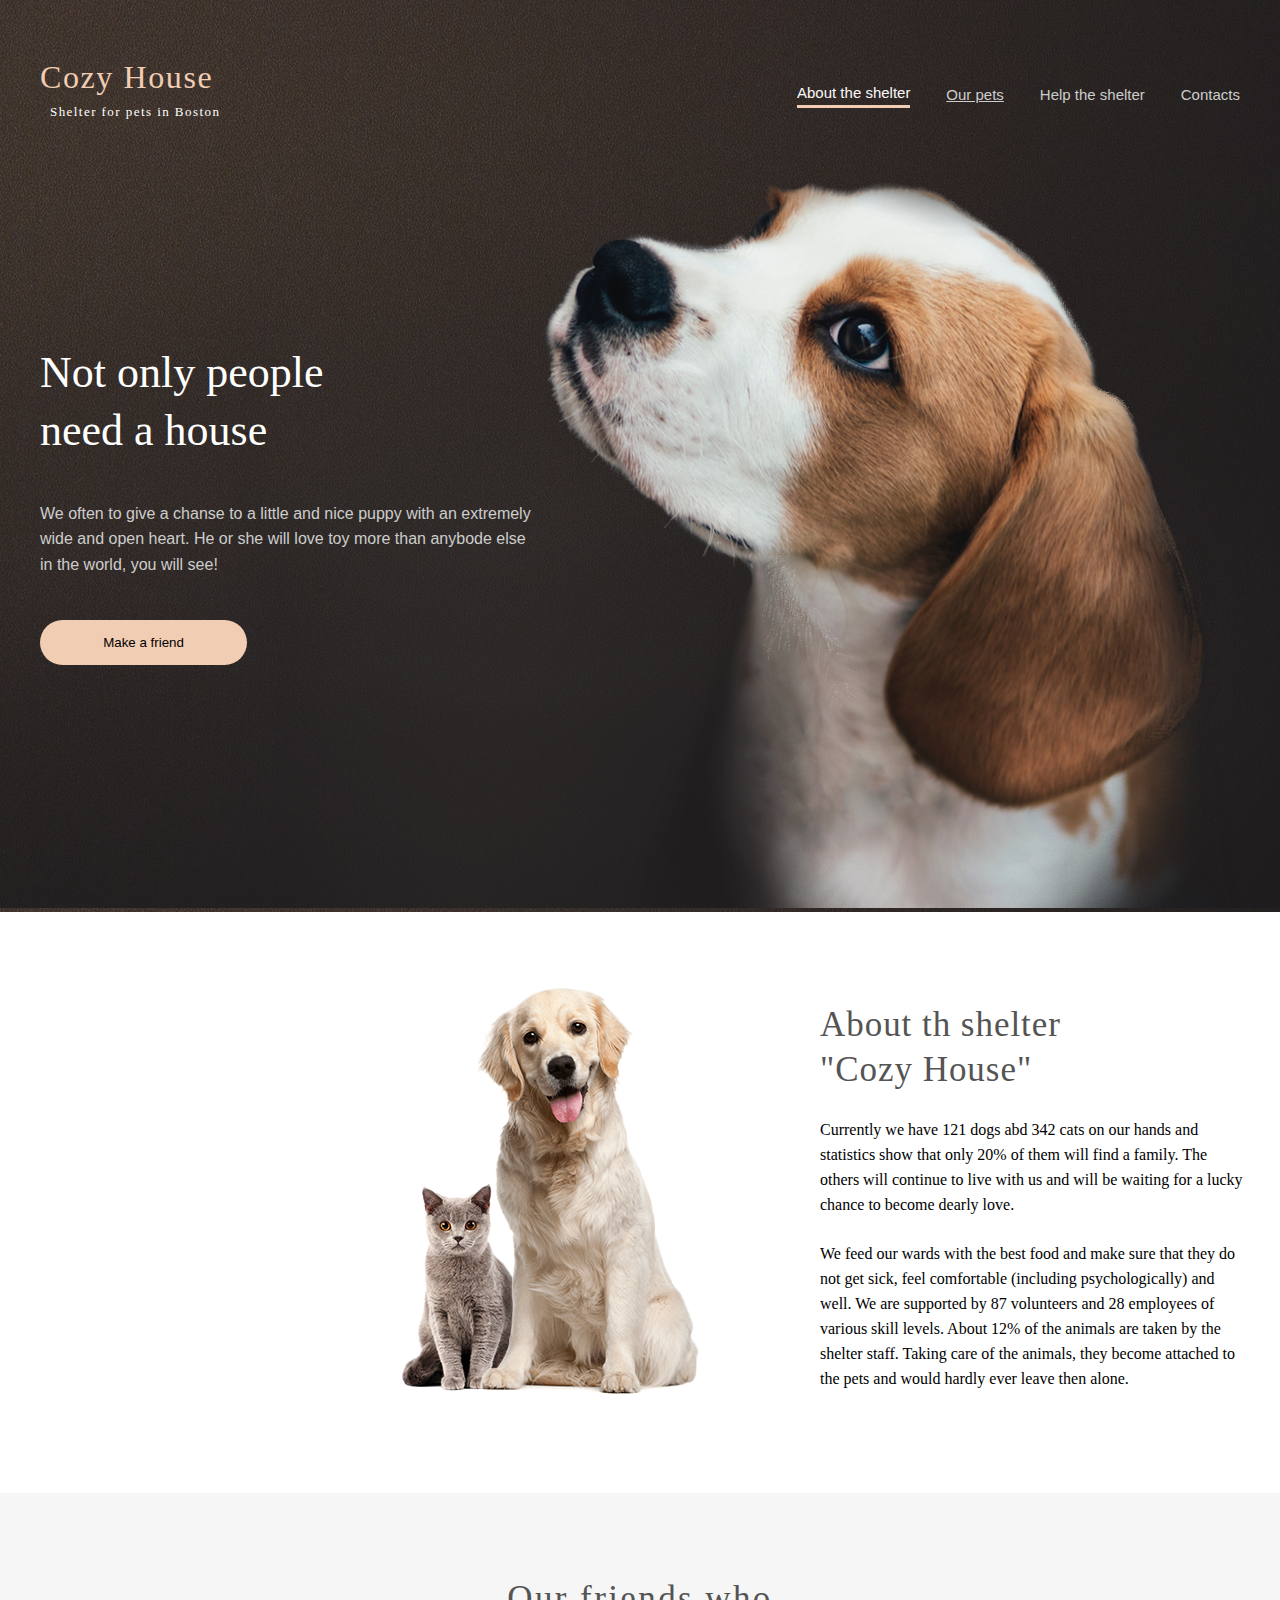
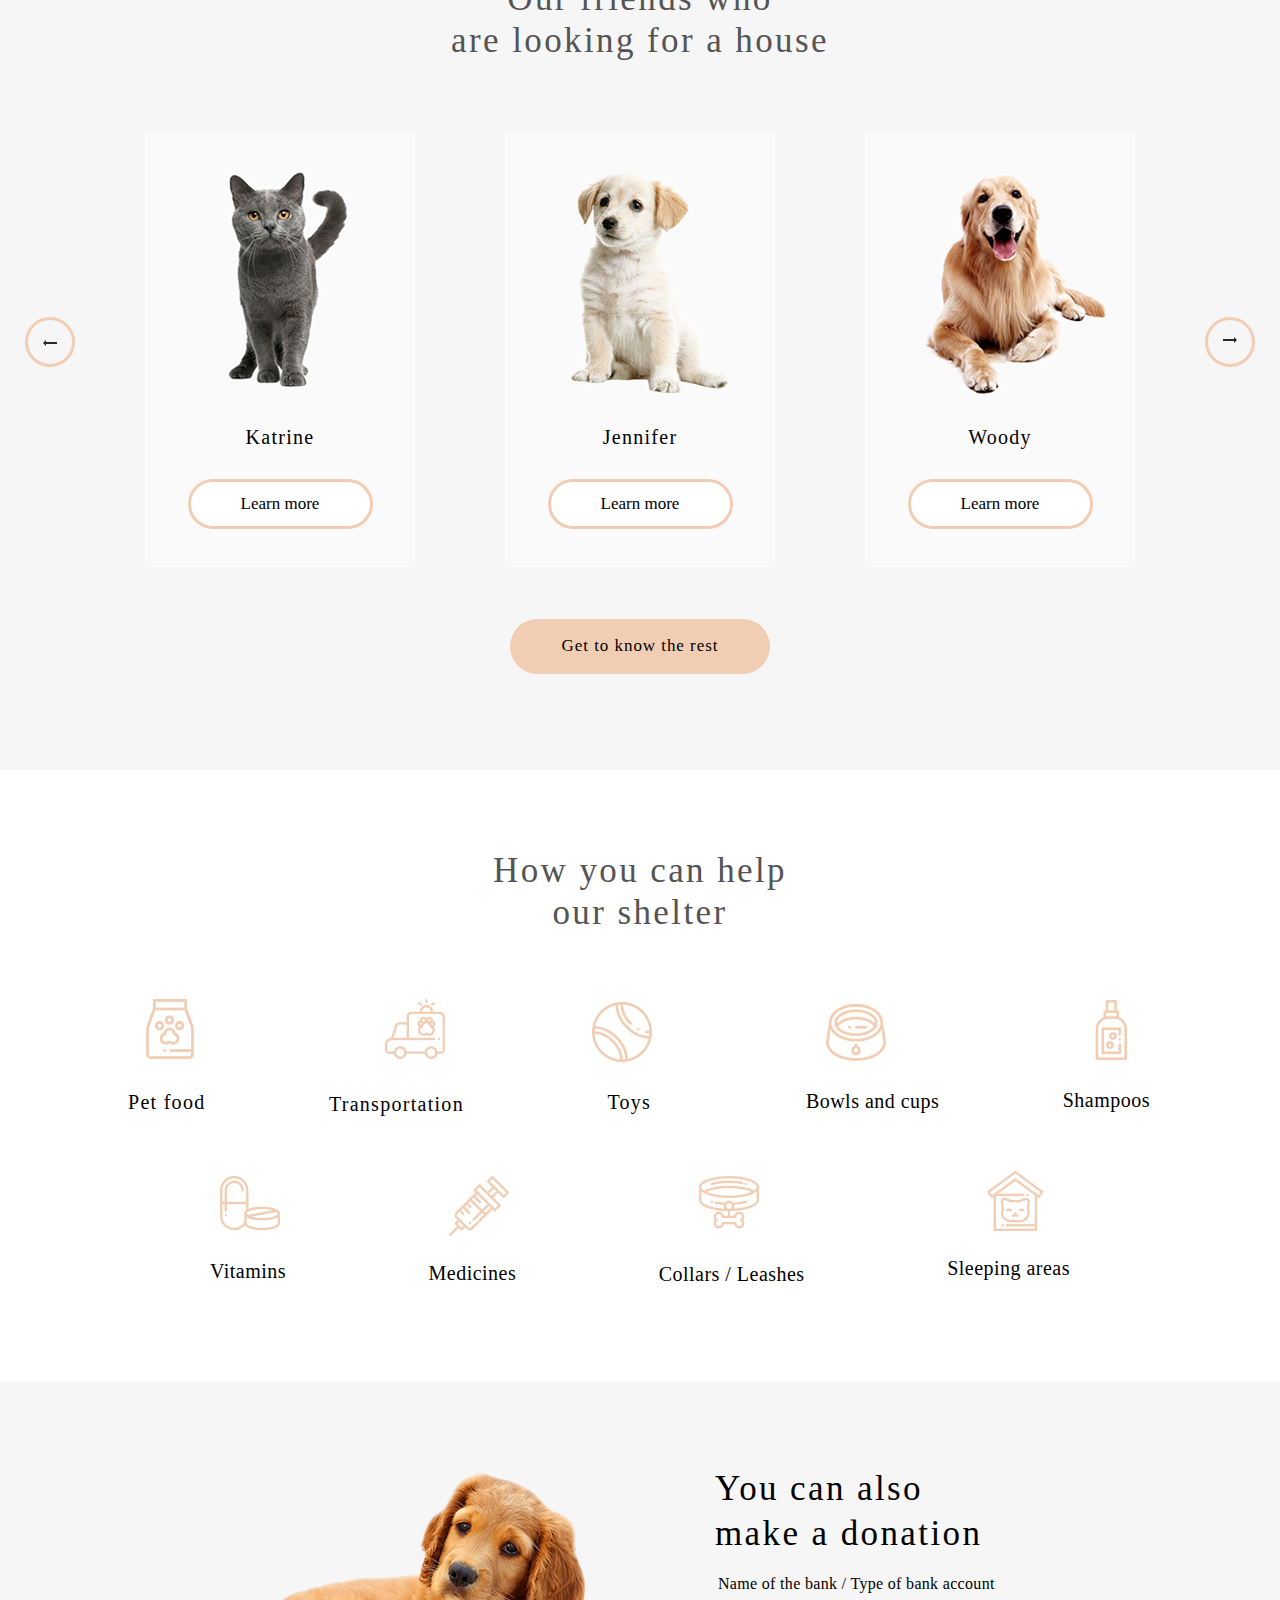
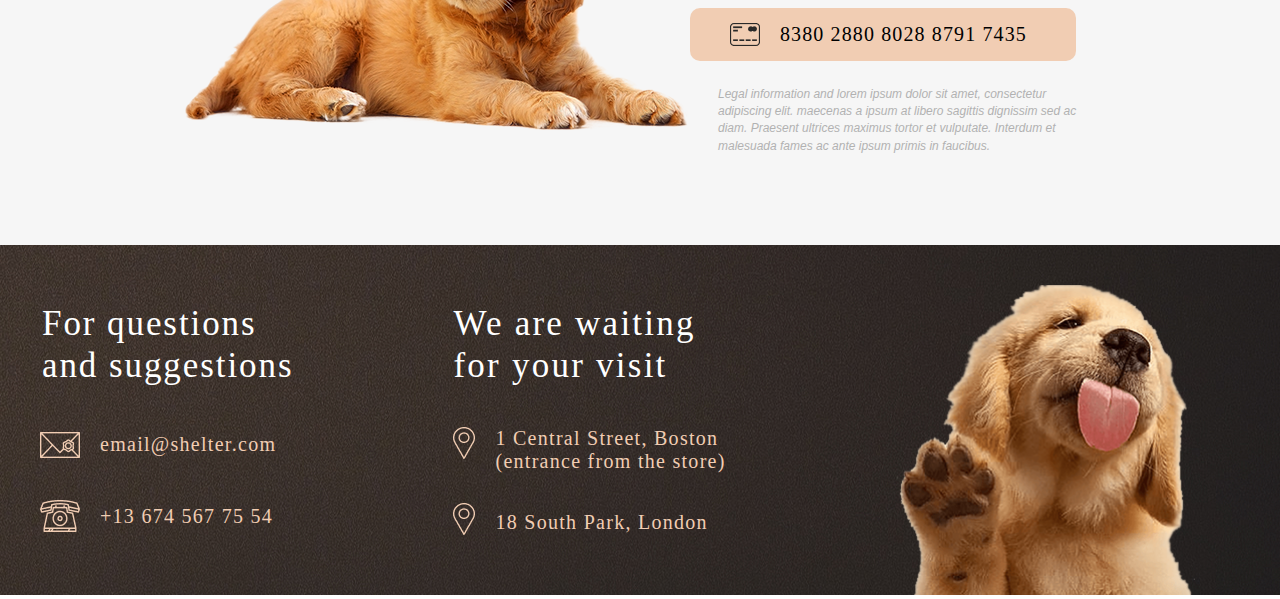
<file: index.html>
<!DOCTYPE html>
<html lang="en">
<head>
    <meta charset="UTF-8">
    <meta name="viewport" content="width=device-width, initial-scale=1.0">
    <link href="Untitled-1.css" rel="stylesheet">
    <link href="https://fonts.googleapis.com/css?family=Open+Sans&display=swap" rel="stylesheet">
</head>
<body>
    <div class="header-hero-wrapper"> 
    <header class="header">
        <div class="wrapper">
            <div class="logo">
            <div class="logo_title">
                Cozy House
            </div>
            <div class="logo_subtitle" >
                Shelter for pets in Boston
            </div>
        </div>
            <nav class="menu">
                <ul class="list" >
                    <li class="list_item"><a class="list_link list_link_active">About the shelter</a></li>
                    <li class="list_item"><a  href="Untitled-2.html" class="list_link list_link_disabled">Our pets</a></li>                  
                    <li class="list_item"><a class="list_link list_link_disabled">Help the shelter</a></li>
                    <li class="list_item"><a class="list_link list_link_disabled">Contacts</a></li>
                </ul>
            </nav>
        </div>
    </header>
    <main class="main">
        <div class="wrapper">
            <div class="hero">
                <div class="hero-content">
            <h2 class="hero-title">Not only people need a house</h2>
            <p class="hero-subtitle">We often to give a chanse to a little and nice puppy with an extremely wide and open heart. He or she will love toy more than anybode else
                in the world, you will see!
            </p>
            <button type="button" class="hero-button">
                Make a friend
            </button>
        </div>
        <div>
            <img class="hero_imege" src="img/start-screen-puppy.png" alt="arf">
        </div>
    </div>
    </div>
    </main>
</div>
    <section class="about">
        <div class="wrapper">
        <div class="about_image_wrapper">
            <img class="about_image" src="img/about-pets.png" alt="">
        </div>
        <div class="about_contetnt">
            <div class="about_title">
             About th shelter<br>
              "Cozy House"
             </div>
            <div class="about_description">
                <p class="p">
            Currently we have 121 dogs abd 342 cats on our hands and statistics show that only 20% of them will find a family. The others will continue to live with us and will be waiting for a lucky chance to become dearly love.
        </p>
        <p class="p_1">
            We feed our wards with the best food and make sure that they do not get sick, feel comfortable (including psychologically) and well. We are supported by 87 volunteers and 28 employees of various skill levels. About 12% of the animals are taken by the shelter staff. Taking care of the animals, they become attached to the pets and would hardly ever leave then alone.
        </p>   
        </div>
        </div>
        </div>
    </div>
    </section>
    <section>
        <div class="pets">
            <div class="wrapper">
                <div class="pets_wrapper">
                    
                    <h3 class="pets_title">
                        Our friends who<br>
                    are looking for a house
                    </h3>
                    <div class="pets_content">
                    <button class="slider_button">
                        <img src="img/Arrow.png" alt="">
                    </button>
                    <div class="pets_cards">
                        <div class="d">
                            <img src="img/pets-katrine.png" alt="">
                            <div class="name">
                            <p class="names">Katrine</p>
                        </div>
                            <button class="button_more">Learn more</button>
                        </div>
                        <div class="d">
                            <img src="img/pets-jennifer.png" alt="">
                            <p class="names">Jennifer</p>
                            <button class="button_more">Learn more</button>
                        </div>
                        <div class="d">
                            <img src="img/pets-woody.png" alt="">
                            <p class="names">Woody</p>
                            <button class="button_more">Learn more</button>
                        </div>
                    </div>
                    <button class="slider_button_rev">
                        <img src="img/Arrow.png" alt="">
                    </button>
                </div>
                <div class="pets_button_centr">
                    <button class="pets_button">Get to know the rest</button>  
                </div>
                </div>
            </div>
        </div>
    </section>
    <section>
        <div class="wrapper_shelter">
        <div class="shelter">
            How you can help<br>
                our shelter
        </div>
        <div>
            <div class="shelter_row">
                <div>
                    <div class="icon_1">
                    <img src="img/icon-pet-food.png" alt="">
                    </div>
                    <div class="icon_text">
                        <p>Pet food</p>
                    </div>
                </div>
                <div>
                    <div class="icon_2">
                    <img src="img/icon-transportation.png" alt="">
                    </div>
                    <div class="icon_text_2">
                        <p>Transportation</p>
                    </div>
                </div>
                <div>
                    <div class="icon_3">
                    <img src="img/toys.png" alt="">
                    </div>
                    <div>
                        <p class="icon_text_3">Toys</p>
                    </div>
                </div>
                <div>
                    <div class="icon_4">
                    <img src="img/bowls-and-cups.png" alt="">
                    </div>
                    <div class="icon_text_4">
                        <p>Bowls and cups</p>
                    </div>
                </div>
                <div>
                    <div class="icon_5">
                    <img src="img/shampoos.png" alt="">
                    </div>
                    <div class="icon_text_5">
                        <p>Shampoos</p>
                    </div>
                </div>
            </div>
            <div class="shelter_row2">
                <div>
                    <div class="icon_6">
                    <img src="img/vitamins.png" alt="">
                    </div>
                    <div class="icon_text_6">
                        <p>Vitamins</p>
                    </div>
                </div>
                <div>
                    <div class="icon_7">
                    <img src="img/medicines.png" alt="">
                    </div>
                    <div class="icon_text_7">
                        <p>Medicines</p>
                    </div>
                </div>
                <div>
                    <div class="icon_8">
                    <img src="img/collars-or-leashes.png" alt="">
                    </div>
                    <div class="icon_text_8">
                        <p>Collars / Leashes</p>
                    </div>
                </div>
                <div>
                    <div class="icon_9">
                    <img src="img/sleeping-area.png" alt="">
                    </div>
                    <div class="icon_text_9">
                        <p>Sleeping areas</p>
                    </div>
                </div>
            </div>
        </div>
    </div>
    </section>
    <section>
        <div class="wrapper_donat">
            <div class="donat">
                <img class="img_doge" src="img/donation-dog.png" alt="">
            </div>
            <div class="donat_cont">
                <div class="donat_cont_content">
                    You can also<br>
                     make a donation
                </div>
                <div class="donat_cont_text">
                    <p>Name of the bank / Type of bank account</p>
                </div>
                <div class="flex">
                    
                        <img class="credit_card" src="img/credit-card.png" alt="">
                    
                    
                    <p class="credit_card_num">8380 2880 8028 8791 7435</p>
                    
                </div>
                <div>
                    <p class="credit_card_text" >Legal information and lorem ipsum dolor sit amet, consectetur<br>
                        adipiscing elit. maecenas a ipsum at libero sagittis dignissim sed ac<br>
                        diam. Praesent ultrices maximus tortor et vulputate. Interdum et<br>
                        malesuada fames ac ante ipsum primis in faucibus.</p>
                </div>
            </div>
        </div>
    </section>
    <footer>
        <div class="wrapper_foot">
            <div class="flex_foot">
                <div class="foot">
                    For questions<br>
                    and suggestions
                </div>
                <div class="flex_1">
                <div class="foot_email">
                    <img src="img/icon-email.png" alt="">
                </div>
                <div class="foot_email_text">
                    <p>email@shelter.com</p>
                </div>
            </div>
            <div class="flex_1">
                <div class="foot_telefon">
                    <img src="img/icon-phone.png" alt="">
                </div>
                <div class="foot_telefon_text"> 
                    <p>+13 674 567 75 54</p>
                </div>
            </div>
        </div>
            <div>
                <div class="foot_visit">
                    We are waiting<br>
                        for your visit
                </div>
                <div class="flex_2">
                <div class="foot_marker">
                    <img src="img/icon-marker.png" alt="">
                </div>
                <div class="foot_marker_text">
                    <p>1 Central Street, Boston<br>
                        (entrance from the store)</p>
                </div>
            </div>
            <div class="flex_2">
                <div class="foot_marker_1">
                    <img src="img/icon-marker.png" alt="">
                </div>
                <div class="foot_marker_text_1">
                    <p>18 South Park, London</p>
                </div>
            </div>
            </div>
            <div class="img_puppy">
                <img src="img/footer-puppy.png" alt="">
            </div>
        </div>

    </footer>
</body>
</html>
</file>
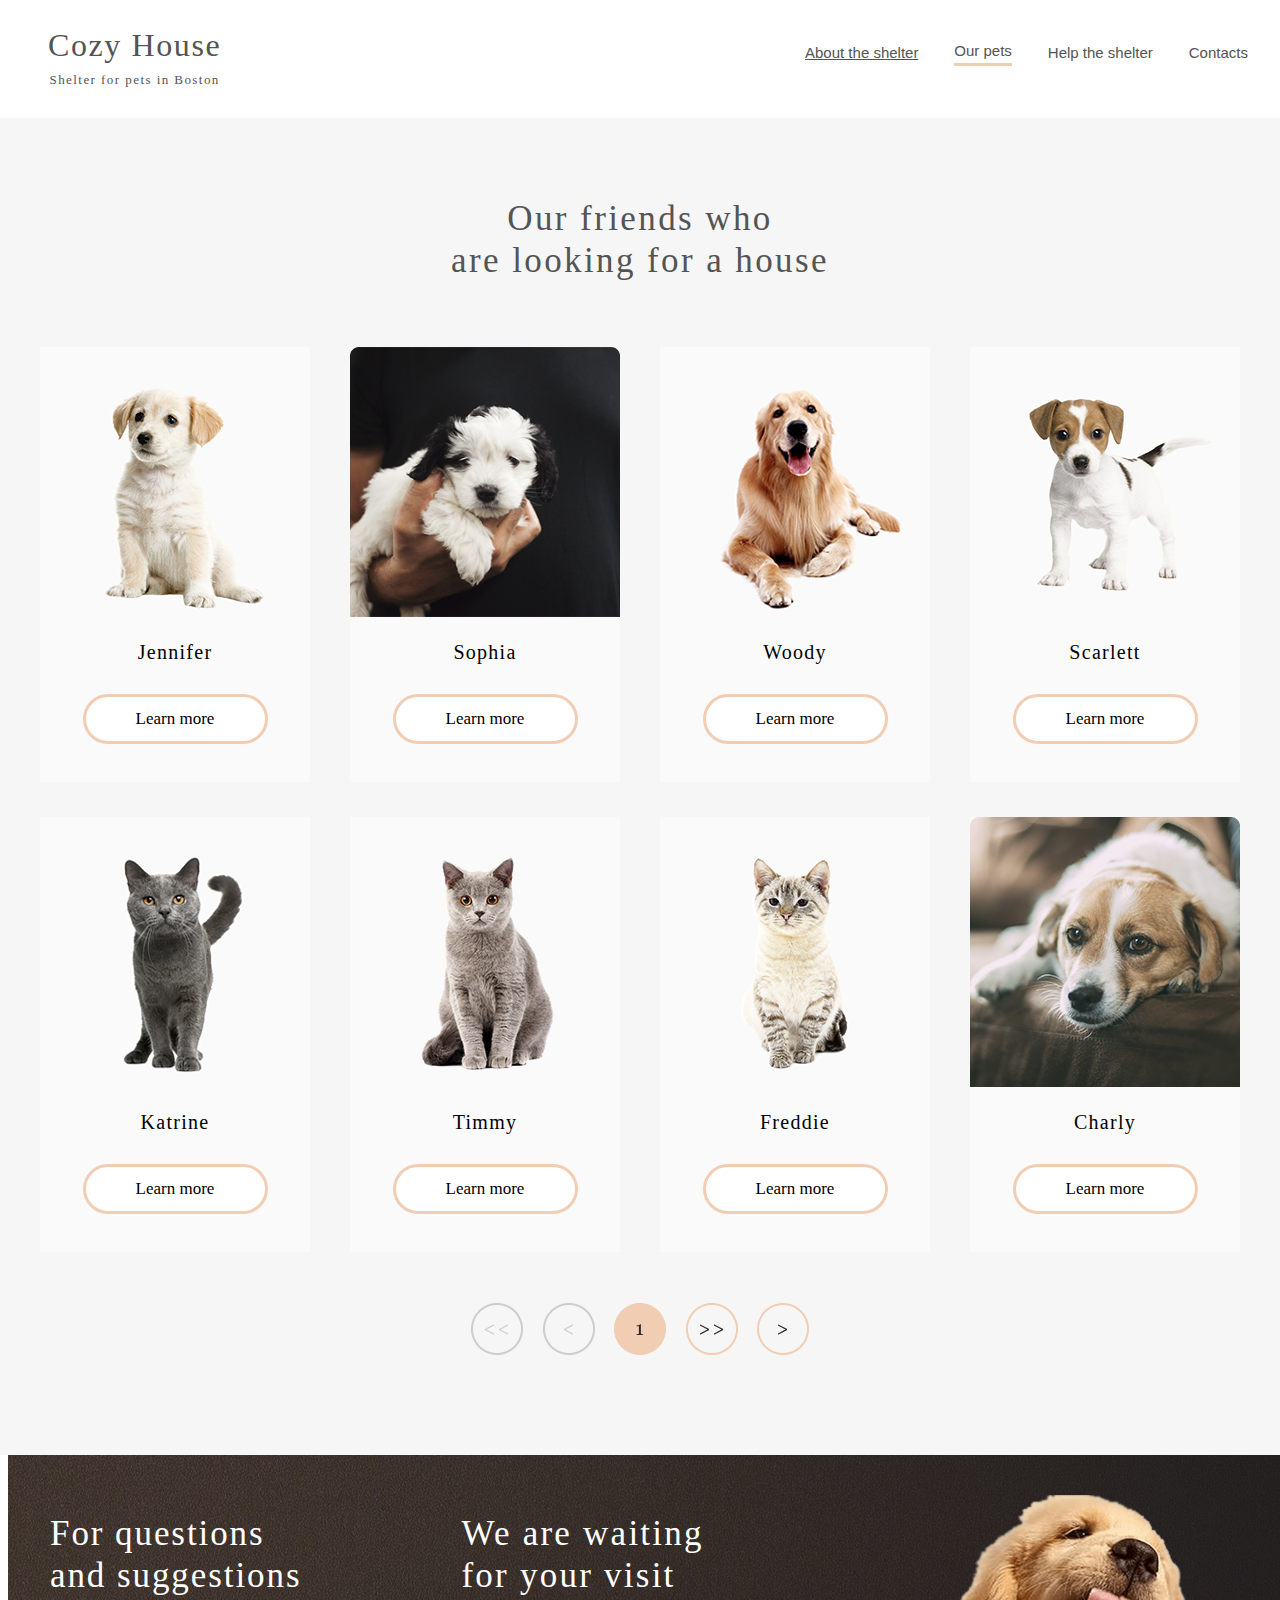
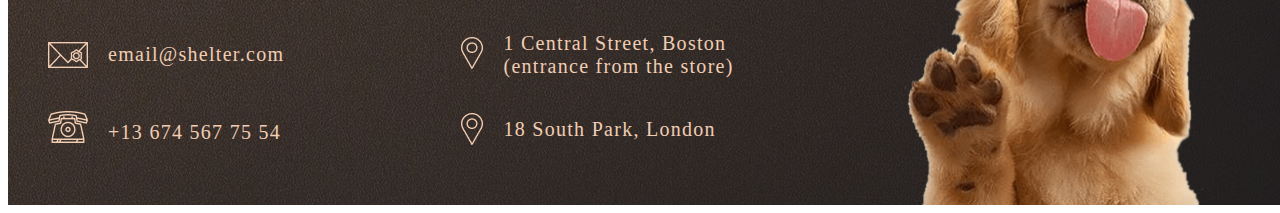
<file: Untitled-2.html>
<!DOCTYPE html>
<html lang="en">
<head>
    <meta charset="UTF-8">
    <meta name="viewport" content="width=device-width, initial-scale=1.0">
    <link href="Untitled-2.css" rel="stylesheet">
    <link href="https://fonts.googleapis.com/css?family=Open+Sans&display=swap" rel="stylesheet">
    <script src="Untitled-1.js" defer></script>
</head>
<body >
    <header class="header">
        <div class="wrapper">
            <div class="logo">
            <div class="logo_title">
                Cozy House
            </div>
            <div class="logo_subtitle" >
                Shelter for pets in Boston
            </div>
        </div>
            <nav class="menu">
                <ul class="list" >
                    <li class="list_item"><a href="index.html" class="list_link list_link_disabled">About the shelter</a></li>
                    <li class="list_item"><a class="list_link list_link_active">Our pets</a></li>                  
                    <li class="list_item"><a class="list_link list_link_disabled">Help the shelter</a></li>
                    <li class="list_item"><a class="list_link list_link_disabled">Contacts</a></li>
                </ul>
            </nav>
        </div>
    </header>
    <section>
        <div class="pets">
            <div class="wrapper">
                <div class="pets_wrapper">
                    
                    <h3 class="pets_title">
                        Our friends who<br>
                    are looking for a house
                    </h3>
                    <div class="pets_content"> 
                    <div id="firstCont" class="pets_cards">
                        
                        <!-- <div class="d">
                            <img src="img/pets-katrine.png" alt="">
                            <div class="name">
                            <p class="names">Katrine</p>
                        </div>
                            <button class="button_more">Learn more</button>
                        </div>
                        <div class="d">
                            <img src="img/pets-jennifer.png" alt="">
                            <p class="names">Jennifer</p>
                            <button class="button_more">Learn more</button>
                        </div>
                        <div class="d">
                            <img src="img/pets-woody.png" alt="">
                            <p class="names">Woody</p>
                            <button class="button_more">Learn more</button>
                        </div>
                    
                    <div class="d">
                        <img src="img/pets-katrine (1).png" alt="">
                        <p class="names">Sophia</p>
                        <button class="button_more">Learn more</button>
                    </div> -->
                </div>
                    </div>
                    <div  class="pets_content"> 
                        <div id="secondCont" class="pets_cards">
                            <!-- <div class="d">
                                <img src="img/pets-timmy.png" alt="">
                                <div class="name">
                                <p class="names">Timmy</p>
                            </div>
                                <button class="button_more">Learn more</button>
                            </div>
                            <div class="d">
                                <img src="img/pets-jennifer.png" alt="">
                                <p class="names">Charly</p>
                                <button class="button_more">Learn more</button>
                            </div>
                            <div class="d">
                                <img src="img/pets-scarlet.png" alt="">
                                <p class="names">Scarlett</p>
                                <button class="button_more">Learn more</button>
                            </div>
                        
                        <div class="d">
                            <img src="img/pets-katrine (2).png" alt="">
                            <p class="names">Freddie</p>
                            <button class="button_more">Learn more</button>
                        </div> -->
                        </div>
                        </div>
        <div class="butt">
            <button><img src="img/button_paginator_inactive.png" alt=""></button>
            <button><img src="img/button_paginator_inactive (1).png" alt=""></button>
            <button><img src="img/button_paginator_active.png" alt=""></button>
            <button><img src="img/button_paginator (1).png" alt=""></button>
            <button><img src="img/button_paginator.png" alt=""></button>
        </div>
    </section>
    <footer>
        <div class="wrapper_foot">
            <div class="flex_foot">
                <div class="foot">
                    For questions<br>
                    and suggestions
                </div>
                <div class="flex_1">
                <div class="foot_email">
                    <img src="img/icon-email.png" alt="">
                </div>
                <div class="foot_email_text">
                    <p>email@shelter.com</p>
                </div>
            </div>
            <div class="flex_1">
                <div class="foot_telefon">
                    <img src="img/icon-phone.png" alt="">
                </div>
                <div class="foot_telefon_text"> 
                    <p>+13 674 567 75 54</p>
                </div>
            </div>
        </div>
            <div>
                <div class="foot_visit">
                    We are waiting<br>
                        for your visit
                </div>
                <div class="flex_2">
                <div class="foot_marker">
                    <img src="img/icon-marker.png" alt="">
                </div>
                <div class="foot_marker_text">
                    <p>1 Central Street, Boston<br>
                        (entrance from the store)</p>
                </div>
            </div>
            <div class="flex_2">
                <div class="foot_marker_1">
                    <img src="img/icon-marker.png" alt="">
                </div>
                <div class="foot_marker_text_1">
                    <p>18 South Park, London</p>
                </div>
            </div>
            </div>
            <div class="img_puppy">
                <img src="img/footer-puppy.png" alt="">
            </div>
        </div>

    </footer>
</body>

</html>
</file>
<file: Untitled-1.css>
*{
    margin: 0;
    padding: 0;
    -webkit-box-sizing: border-box;
    -moz-box-sizing: border-box;
    -moz-box-sizing: border-box;

}

body{
    margin: 0;
}
.wrapper{
    display: flex;
    
    margin: 0 auto;
    max-width: 75rem;
    justify-content: space-between;
}
.header{
    width: 100vw;
    
    padding-top: 60px;
}
.logo{
    display: flex;
    flex-direction:column ;

}
.logo_title{
    color: #f1cdb3;
    font-family: Georgia;
    font-size: 2rem;
    letter-spacing: 0.1rem;
    line-height: 110%;
}
.logo_subtitle{
    color:#FFFFFF;
    font-size: 0.8125rem;
    line-height: 110%;
    letter-spacing: 0.09rem;
    margin: 10px;
    text-align: center;
    
}
.menu{
    display: flex;
    width: 443px;
}
.list{
    display: flex;
    
    justify-content: space-between;
    width: 100%;
   margin: 0;
   padding: 0;
   list-style-type: none;
}
.list_link{
    font-family: Arial;
    font-size: 0.9375rem;
    line-height: 160%;
    
}
.list_link_active{
    color: #FAFAFA;
    border-bottom: solid 0.1875rem #f1cdb3;
}
.list_link_disabled{
    color:#cdcdcd ;
}
.list_item{
    display: flex;
    align-items: center;
}
.hero{
    display: flex;
    padding-top:50px ;
   
}
.hero-content{
    display: flex;
    flex-direction: column;
    justify-content: center;
    padding-bottom: 82px;
}
.hero-title{
   color: #ffffff; 
   font-size: 2.75rem;
   line-height: 130%;
   font-family: Georgia;
   max-width: 310px;
   font-weight: 400;
}
.hero-subtitle{
    margin-top: 2.625rem;
    color:#cdcdcd;
    line-height:160%;
    font-family: Arial;
    
}
.hero-button{
    padding: 15px 45px;
    margin-top: 42px;
    width: 207px;
    border-radius: 100px;
    border: none;
    background-color:#f1cdb3 ;
}
main{
    
}
.header-hero-wrapper{
    background: url(/img/start-screen-background.jpg), radial-gradient(100% 215.42% at 0% 0%, #5B483A 0%, #262425 100%), #211F20;;
}

.about{
    display: flex;
    margin-top: 75px;
    padding-right: 450px;
    padding-bottom: 20px;
}
.about_image_wrapper{
display: flex;
margin-left: 400px;
}
.about_image{
    width: 100%;
    width: 300px;
    height: 408px;
}
p{
    font-family: Georgia;
    font-style:normal;
    font-weight: normal;
}
.about_contetnt{
    display: flex;
    flex-direction: column;
    padding-left: 120px;
    
}
.about_title{
    display: flex;
    flex-direction: column;
    color:#545454;
    font-family: Georgia;
    font-style:normal;
    font-weight: normal;
    line-height: 130%;
    letter-spacing: 0.06rem;
    font-size: 35px;
    margin-top: 15px;
}
.about_description{
    width: 430px;
    height: 380px;
    
}
.p{
    padding: 24px 0;
    line-height:25px;
}
.p_1{
    
    line-height:25px;
}
.slider_button{
    background: none;
    border: 3px solid #f1cdb3;
    border-radius: 100%;
    width: 50px;
    height: 50px;
    margin: auto;
    margin-bottom: 200px;
    
}
.slider_button_rev{
    background: none;
    border: 3px solid #f1cdb3;
    border-radius: 100%;
    width: 50px;
    height: 50px;
    margin: auto;
    transform: rotate(180deg);
    margin-bottom: 200px;
}
.pets_button{
    display: flex;
    flex-direction: column;
    justify-content: center;
    margin-bottom: 10px;
}
.pets{
    height: 877px;
}

.pets_content{
    display: flex;
    justify-content: center;
}
.pets_title{
    display: flex;
    flex-direction: row;
    color:#545454;
    font-family: Georgia;
    font-style:normal;
    font-weight: normal;
    line-height: 140%;
    
    font-size: 35px;
    margin-top:85px;
    margin-bottom: 20px;
    justify-content: center;
    text-align: center;
    font-size: 35px;
    letter-spacing: 0.15rem;
    line-height: 120%;
}
.pets_wrapper{
    width: 1280px;
    background-color:#f6f6f6 ;
    margin-left: -40px;
    margin-right: -40px;
    height: 877px;
    
}
.pets_button_centr{
    display: flex;
    justify-content: center;
    margin-top: 10px;
    
    
}
.pets_cards{
    display: flex;
    flex-direction: row;
    text-align: center;
    justify-content: space-between;
    text-align: center;
    padding-top: 50px;
}
.button_more{
    padding: 12px 45px;
    margin-top: 42px;
    width: 185px;
    border-radius: 100px;
    border: 3px solid #f1cdb3;
    background-color: white;
    margin-top: 30px;
    font-size: 17px;
    font-family: Georgia;
    font-style:normal;
    font-weight: normal;
   
    
}
.pets_button{
    padding: 15px 45px;
    margin-top: 42px;
    width: 207px;
    border-radius: 100px;
    border: none;
    background-color:#f1cdb3 ;
    width: 260px;
    height: 55px;
    letter-spacing: 0.0591rem;
    font-family: Georgia;
    font-style:normal;
    font-weight: normal;
    font-size: 17px;
    
}
.d{
    
    margin:0 45px;
    background-color: #fafafa;
    width: 270px;
    height: 435px;
    
    
}
.shelter{
   

}
.shelter_row{
    display: flex;
    flex-direction: row;
    justify-content: space-between;
    margin: 60px 90px 0;
}
.shelter_row2{
    display: flex;
    flex-direction: row;
    justify-content: space-between;
    margin: 100px 170px;
}
.wrapper_shelter{
    margin: 0 auto;
    max-width: 75rem;
    height: 531px;
    margin-top: 10px;
}
.shelter{
    text-align: center;
    margin-top: 80px;
    color:#545454;
    font-family: Georgia;
    font-style:normal;
    font-weight: normal;
    line-height: 140%; 
    font-size: 35px;
    letter-spacing: 0.15rem;
    line-height: 120%;
}
.wrapper_donat{
    height: 464px;
    display: flex;
    width: 1280px;
    margin: 0 auto;
    background-color: #f6f6f6;
}
.img_doge{
    margin-top: 90px;
    margin-left: 185px;
}
.donat_cont_content{
    margin-top: 85px;
    margin-left: 25px;
    font-size: 35px;
    font-family: Georgia;
    font-style:normal;
    font-weight: normal;
    letter-spacing: 0.15rem;
    line-height: 130%;
}
.donat_cont_text{
    margin-left: 28px;
    margin-top: 18px;
    font-family: Georgia;
    font-style:normal;
    font-weight: normal;
    letter-spacing: 0.02rem;
    margin-bottom: 15px;
}
.flex{
    display: flex;
    flex-direction: row;
    background-color: #f1cdb3;
    border-radius: 10px;
    padding-bottom: 15px;
    
    
}
.credit_card{
    margin-left:40px;
    margin-top: 15px;
}
.credit_card_num{
    margin-left:20px;
    margin-top: 15px;
    font-family: Georgia;
    font-style:normal;
    font-weight: normal;
    letter-spacing: 0.07rem;
    font-size: 20px;
}
.credit_card_text{
    margin-left:28px;
    margin-top: 25px;
    font-family: Arial;
    font-style:normal;
    font-weight: normal;
    font-size: 12px;
    font-style: italic;
    color: #b2b2b2;
    line-height: 145%;
}
.wrapper_foot{
    height: 350px;
    display: flex;
    width: 1280px;
    margin: 0 auto;
    background: url(/img/start-screen-background.jpg), radial-gradient(100% 215.42% at 0% 0%, #5B483A 0%, #262425 100%), #211F20;;
}
.foot{
    color: #ffffff;
    font-size: 35px;
    font-family: Georgia;
    font-style:normal;
    font-weight: normal;
    letter-spacing: 0.12rem;
    margin-top: 58px;
    margin-left: 42px;
    line-height: 120%;
}
.flex_foot{
    display: flex;
    flex-direction:column;
}
.flex_1{
    display: flex;
}
.foot_email{
    margin-top: 42px;
    margin-left: 40px;
}
.foot_email_text{
    margin-top: 46px;
    margin-left: 20px;
    font-size: 20px;
    font-family: Georgia;
    font-style:normal;
    font-weight: normal;
    letter-spacing: 0.08rem;
    color: #f1cdb3;
}
.foot_telefon{
    margin-top: 35px;
    margin-left: 40px;
}
.foot_telefon_text{
    margin-top: 40px;
    margin-left: 20px;
    font-size: 20px;
    font-family: Georgia;
    font-style:normal;
    font-weight: normal;
    letter-spacing: 0.08rem;
    color: #f1cdb3;
}
.foot_visit{
    color: #ffffff;
    font-size: 35px;
    font-family: Georgia;
    font-style:normal;
    font-weight: normal;
    letter-spacing: 0.14rem;
    margin-top: 58px;
    margin-left: 160px;
    line-height: 120%;
}
.flex_2{
    display: flex;
    flex-direction: row;
}
.foot_marker{
    margin-top: 40px;
    margin-left: 160px;
}
.foot_marker_text{
    margin-top: 40px;
    margin-left: 20px;
    font-size: 20px;
    font-family: Georgia;
    font-style:normal;
    font-weight: normal;
    letter-spacing: 0.08rem;
    color: #f1cdb3;
}
.foot_marker_1{
    margin-top: 30px;
    margin-left: 160px;
}
.foot_marker_text_1{
    margin-top: 38px;
    margin-left: 20px;
    font-size: 20px;
    font-family: Georgia;
    font-style:normal;
    font-weight: normal;
    letter-spacing: 0.08rem;
    color: #f1cdb3;
}
.names{
    margin-top: 20px;
    font-size: 20px;
    font-family: Georgia;
    font-style:normal;
    font-weight: normal;
    letter-spacing: 0.08rem;
}
.icon_1{
    margin-left: 10px;
    margin-top: 5px;
    
}
.icon_text{
    margin-top: 28px;
    font-family: Georgia;
    font-style:normal;
    font-weight: normal;
    letter-spacing: 0.08rem;
    font-size: 20px;
    margin-left: -2px;
}
.icon_2{
    margin-top:5px;
    margin-left: 55px;
}
.icon_text_2{
    margin-top: 30px;
    font-family: Georgia;
    font-style:normal;
    font-weight: normal;
    letter-spacing: 0.08rem;
    font-size: 20px;
    margin-left: -0px;
}
.icon_3{
    margin-top: 8px;
    margin-left: 5px;
    margin-right: 20px;
}
.icon_text_3{
    margin-top: 25px;
    font-family: Georgia;
    font-style:normal;
    font-weight: normal;
    letter-spacing: 0.08rem;
    font-size: 20px;
    margin-left: 20px;
}
.icon_4{
    margin-top:10px ;
    margin-left: 30px;
}
.icon_text_4{
    margin-top: 25px;
    margin-left: 10px ;
    font-family: Georgia;
    font-style:normal;
    font-weight: normal;
    letter-spacing: 0.03rem;
    font-size: 20px;
}
.icon_5{
    margin-left: 32px;
    margin-top: 6px;
}
.icon_text_5{
    font-family: Georgia;
    font-style:normal;
    font-weight: normal;
    letter-spacing: 0.03rem;
    font-size: 20px;
    margin-top: 25px;
}
.icon_6{
    margin-top: -40px;
    margin-left: 10px;
}
.icon_text_6{
    font-family: Georgia;
    font-style:normal;
    font-weight: normal;
    letter-spacing: 0.03rem;
    font-size: 20px;
    margin-top: 25px;
}
.icon_7{
    margin-top: -40px;
    margin-left: -20px;
}
.icon_text_7{
    font-family: Georgia;
    font-style:normal;
    font-weight: normal;
    letter-spacing: 0.03rem;
    font-size: 20px;
    margin-top: 22px;
    margin-left: -40px;
}
.icon_8{
    margin-top: -40px;
    
}
.icon_text_8{
    font-family: Georgia;
    font-style:normal;
    font-weight: normal;
    letter-spacing: 0.03rem;
    font-size: 20px;
    margin-top: 30px;
    margin-left: -40px;
}
.icon_9{
    margin-top: -45px;
    
}
.icon_text_9{
    font-family: Georgia;
    font-style:normal;
    font-weight: normal;
    letter-spacing: 0.03rem;
    font-size: 20px;
    margin-top: 22px;
    margin-left: -40px;
}
.img_puppy{
    margin-top: 40px;
    margin-left: 170px;
}
</file>
<file: Untitled-2.css>
.wrapper_foot{
    display: flex;
    flex-direction: row;
    height: 350px;
    display: flex;
    width: 1280px;
    margin: 0 auto;
    background: url(/img/start-screen-background.jpg), radial-gradient(100% 215.42% at 0% 0%, #5B483A 0%, #262425 100%), #211F20;;
}
.foot{
    color: #ffffff;
    font-size: 35px;
    font-family: Georgia;
    font-style:normal;
    font-weight: normal;
    letter-spacing: 0.12rem;
    margin-top: 58px;
    margin-left: 42px;
    line-height: 120%;
}
.flex_foot{
    display: flex;
    flex-direction:column;
}
.flex_1{
    display: flex;
}
.foot_email{
    margin-top: 42px;
    margin-left: 40px;
}
.foot_email_text{
    margin-top: 26px;
    margin-left: 20px;
    font-size: 20px;
    font-family: Georgia;
    font-style:normal;
    font-weight: normal;
    letter-spacing: 0.08rem;
    color: #f1cdb3;
}
.foot_telefon{
    margin-top: 25px;
    margin-left: 40px;
}
.foot_telefon_text{
    margin-top: 15px;
    margin-left: 20px;
    font-size: 20px;
    font-family: Georgia;
    font-style:normal;
    font-weight: normal;
    letter-spacing: 0.08rem;
    color: #f1cdb3;
}
.foot_visit{
    color: #ffffff;
    font-size: 35px;
    font-family: Georgia;
    font-style:normal;
    font-weight: normal;
    letter-spacing: 0.14rem;
    margin-top: 58px;
    margin-left: 160px;
    line-height: 120%;
}
.flex_2{
    display: flex;
    flex-direction: row;
}
.foot_marker{
    margin-top: 40px;
    margin-left: 160px;
}
.foot_marker_text{
    margin-top: 15px;
    margin-left: 20px;
    font-size: 20px;
    font-family: Georgia;
    font-style:normal;
    font-weight: normal;
    letter-spacing: 0.08rem;
    color: #f1cdb3;
}
.foot_marker_1{
    margin-top: 15px;
    margin-left: 160px;
}
.foot_marker_text_1{
    margin-top: px;
    margin-left: 20px;
    font-size: 20px;
    font-family: Georgia;
    font-style:normal;
    font-weight: normal;
    letter-spacing: 0.08rem;
    color: #f1cdb3;
}
.names{
    margin-top: 20px;
    font-size: 30px;
    font-family: Georgia;
    font-style:normal;
    font-weight: normal;
    letter-spacing: 0.08rem;
}
.img_puppy{
    margin-top: 40px;
    margin-left: 170px;
}
.wrapper{
    display: flex;
    
    margin: 0 auto;
    max-width: 75rem;
    justify-content: space-between;
}
.pets_wrapper{
    width: 1280px;
    background-color:#f6f6f6 ;
    margin-left: -40px;
    margin-right: -40px;
    height: 1337px;
    
}
.pets_title{
    display: flex;
    flex-direction: row;
    color:#545454;
    font-family: Georgia;
    font-style:normal;
    font-weight: normal;
    line-height: 140%;
    
    font-size: 35px;
    margin-top:80px;
    margin-bottom: 20px;
    justify-content: center;
    text-align: center;
    font-size: 35px;
    letter-spacing: 0.15rem;
    line-height: 120%;
}
.pets_content{
    display: flex;
    justify-content: center;
    margin-bottom: -10px;


}
.pets_cards{
    display: flex;
    flex-direction: row;
    text-align: center;
    justify-content: space-between;
    text-align: center;
    padding-top: 45px;

    
    
}
.d{
    
    margin:0 20px ;
    background-color: #fafafa;
    width: 270px;
    height: 435px;
    
    
}
.names{
    margin-top: 20px;
    font-size: 20px;
    font-family: Georgia;
    font-style:normal;
    font-weight: normal;
    letter-spacing: 0.08rem;
}
.button_more{
    padding: 12px 45px;
    margin-top: 42px;
    width: 185px;
    border-radius: 100px;
    border: 3px solid #f1cdb3;
    background-color: white;
    margin-top: 10px;
    font-size: 17px;
    font-family: Georgia;
    font-style:normal;
    font-weight: normal;
   
    
}
button{
    border: none;
    background:none;
}
.header{
    width: 100vw;
    height: 90px;
    padding-top: 20px;
    margin-right: 20px;
}
.logo{
    display: flex;
    flex-direction:column ;

}
.logo_title{
    color: #545454;
    font-family: Georgia;
    font-size: 2rem;
    letter-spacing: 0.1rem;
    line-height: 110%;
}
.logo_subtitle{
    color: #545454;
    font-size: 0.8125rem;
    line-height: 110%;
    letter-spacing: 0.09rem;
    margin-top: 10px;
    text-align: center;
    margin-bottom: 20px;
    
}
.menu{
    display: flex;
    width: 443px;
    margin-top: -30px;
    
}
.list{
    display: flex;
    
    justify-content: space-between;
    width: 100%;
   margin: 0;
   padding: 0;
   list-style-type: none;
}
.list_link{
    font-family: Arial;
    font-size: 0.9375rem;
    line-height: 160%;
    
}
.list_link_active{
    color: #545454;
    border-bottom: solid 0.1875rem #f1cdb3;
}
.list_link_disabled{
    color:#545454 ;
}
.list_item{
    display: flex;
    align-items: center;
}
.butt{
    margin: 60px auto 0;
    display: flex;
    justify-content: space-between;
    width: 350px;
}
.html{
    width: 1280px;
}
</file>
